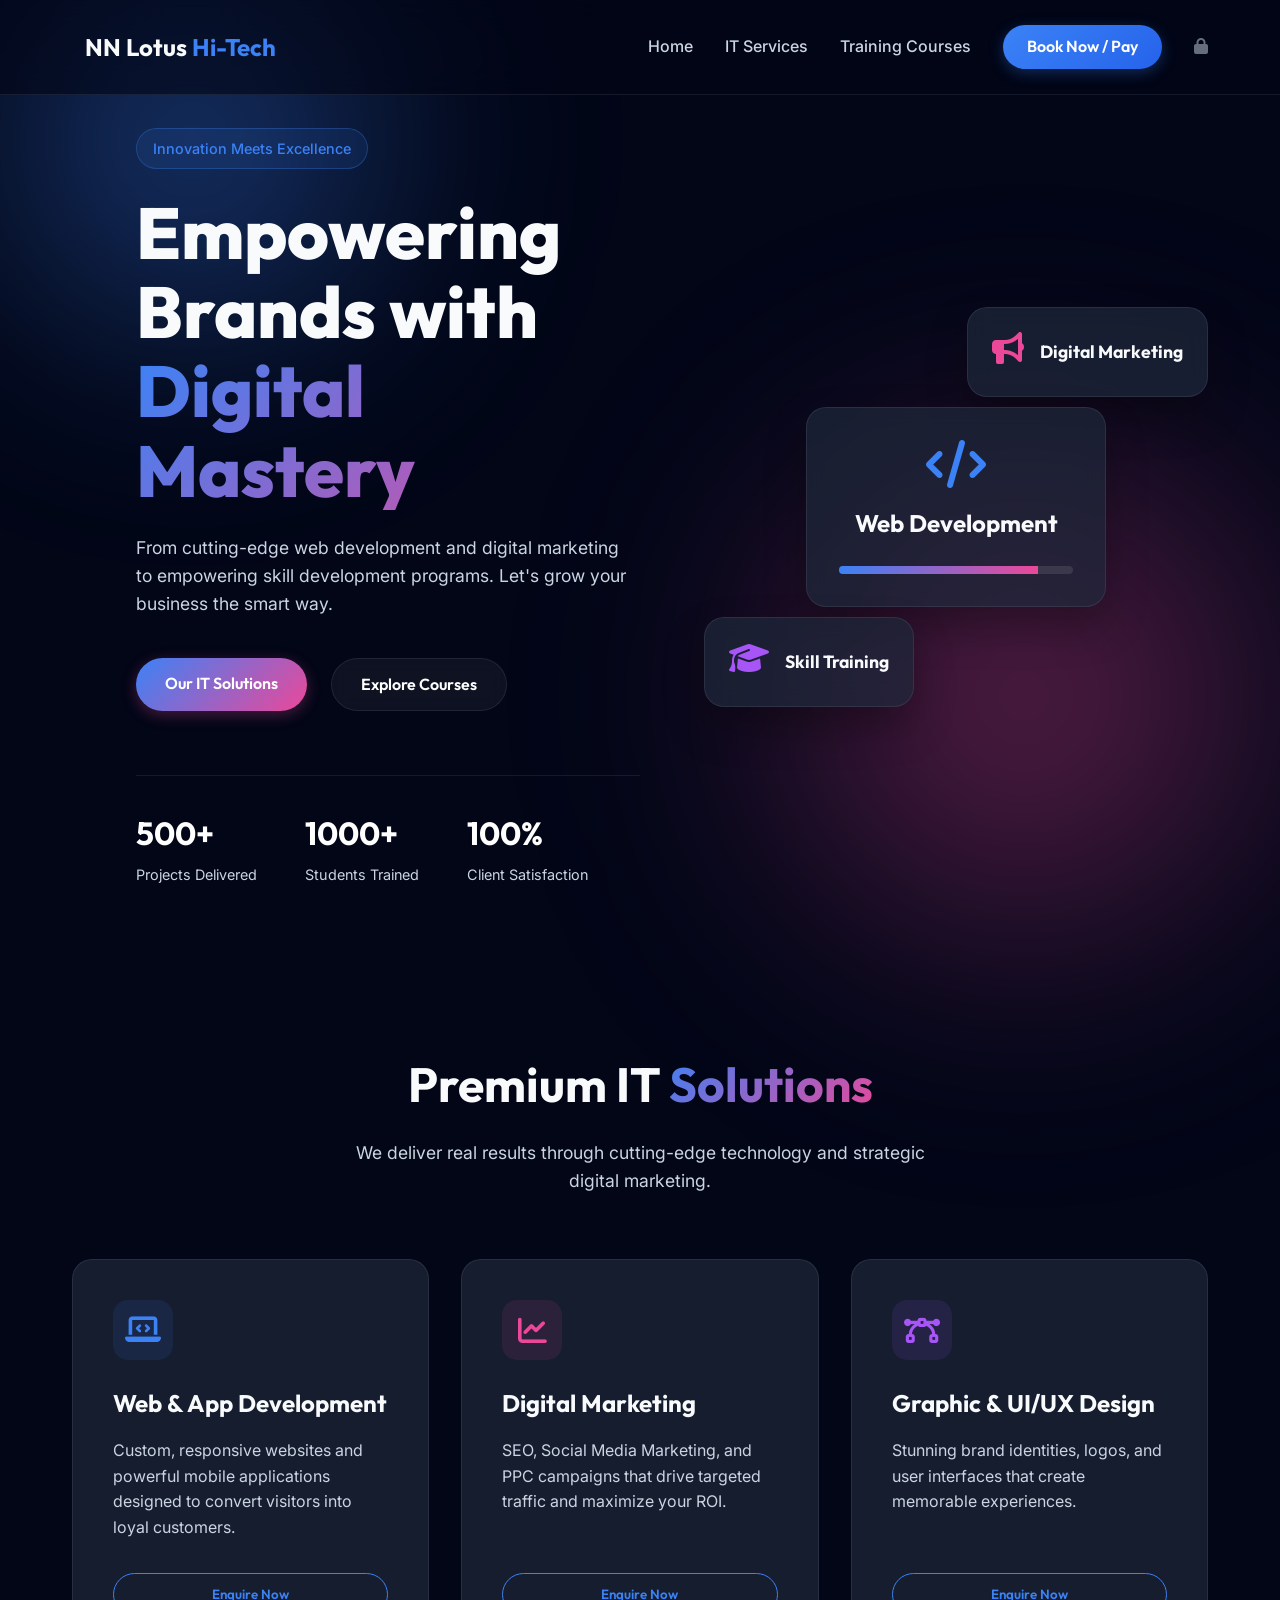
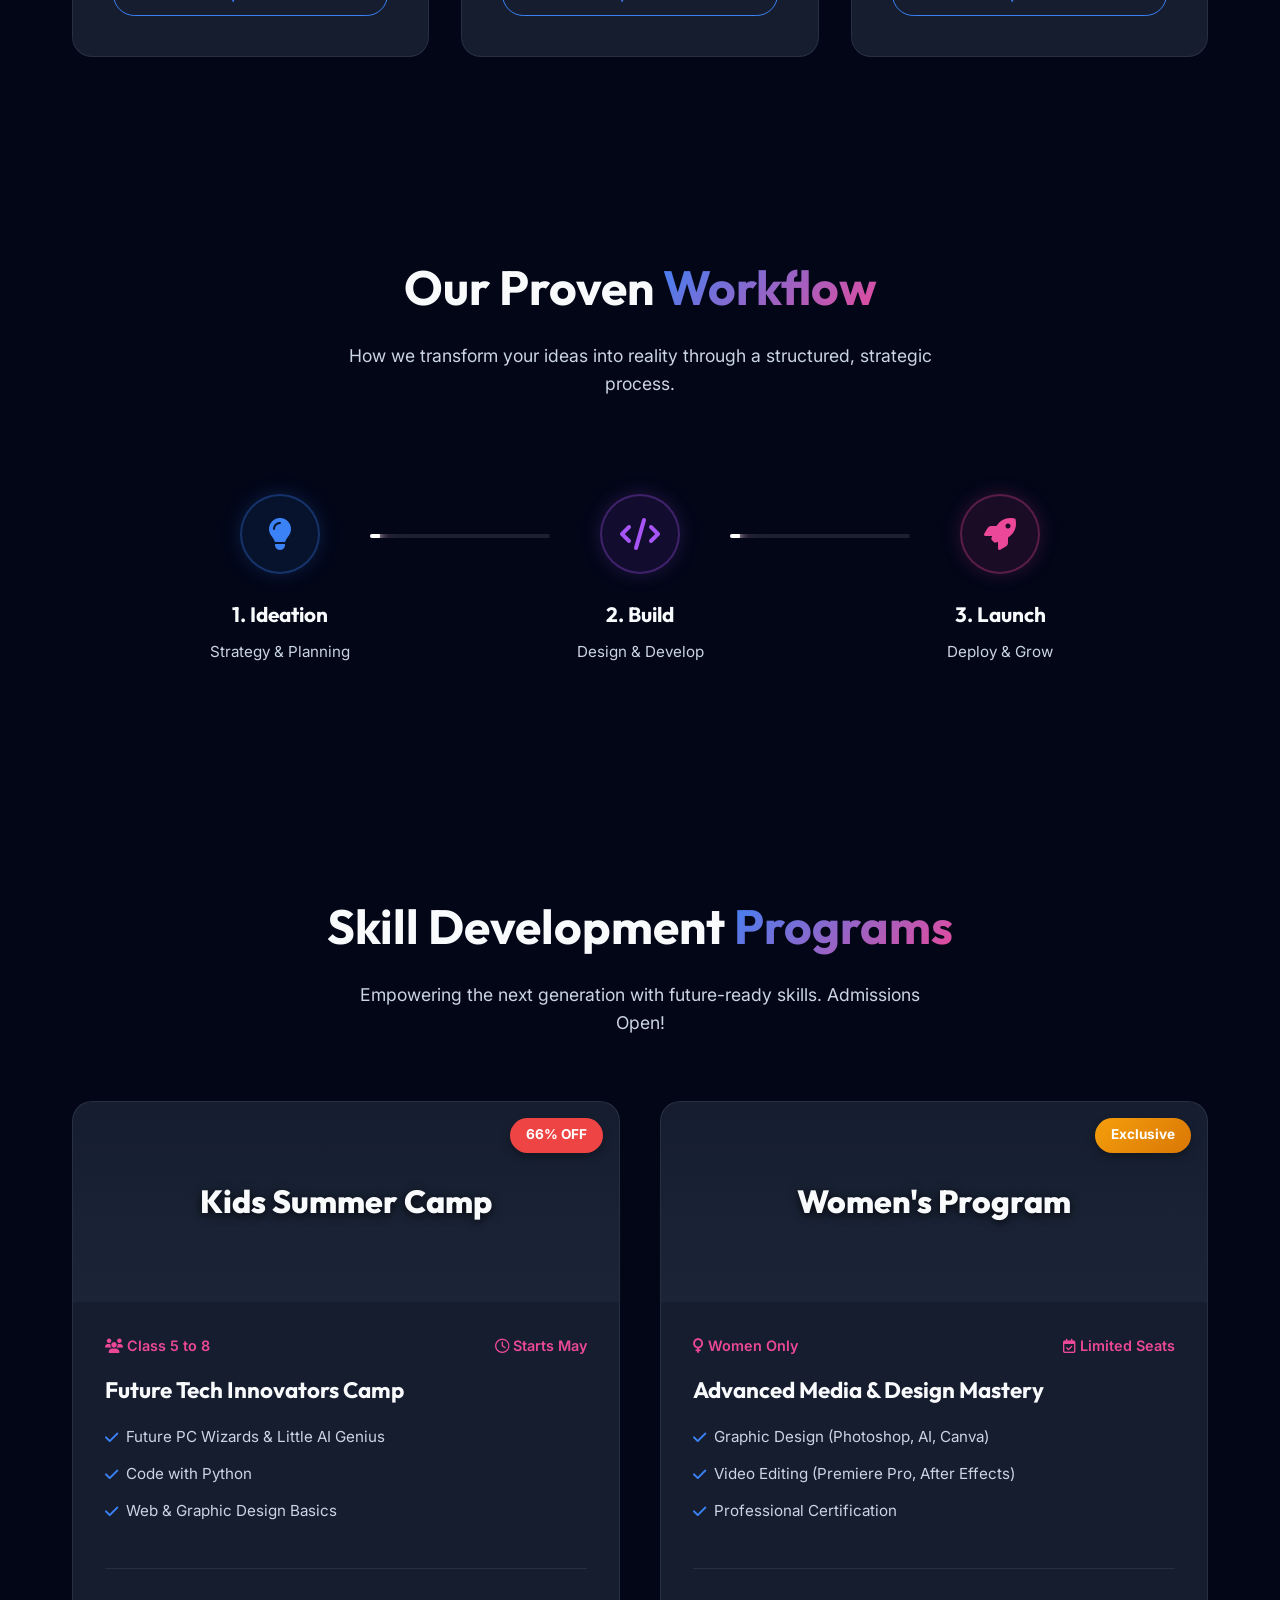
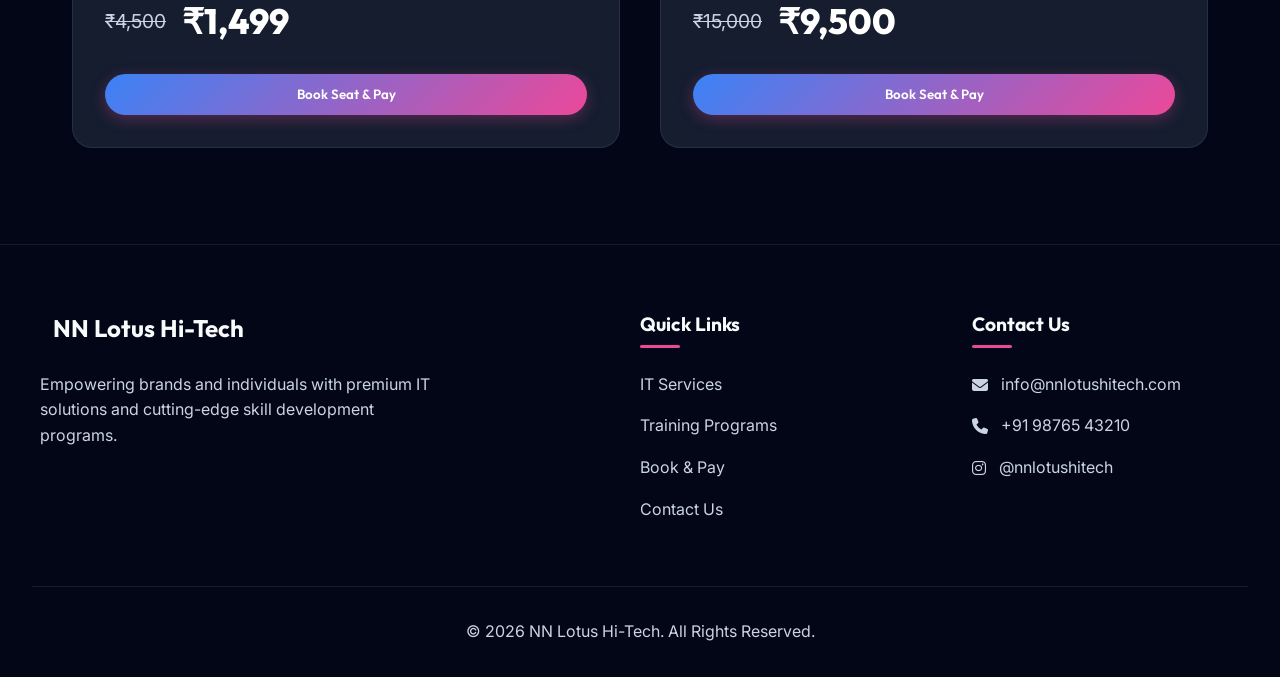
<file: index.html>
<!DOCTYPE html>
<html lang="en">
<head>
    <meta charset="UTF-8">
    <meta name="viewport" content="width=device-width, initial-scale=1.0">
    <title>NN Lotus Hi-Tech | IT Solutions & Training</title>
    <meta name="description" content="Empowering brands with digital marketing, web development, and IT solutions that deliver real results. Let's grow your business the smart way.">
    <link href="https://fonts.googleapis.com/css2?family=Outfit:wght@300;400;500;600;700;800&family=Inter:wght@400;500;600&display=swap" rel="stylesheet">
    <link rel="stylesheet" href="style.css">
    <link href="https://unpkg.com/aos@2.3.1/dist/aos.css" rel="stylesheet">
    <link rel="stylesheet" href="https://cdnjs.cloudflare.com/ajax/libs/font-awesome/6.4.0/css/all.min.css">
</head>
<body>
    <!-- Navbar -->
    <nav class="navbar">
        <div class="nav-container">
            <a href="index.html" class="logo">
                <div class="logo-icon">
                    <i class="fa-solid fa-lotus"></i>
                </div>
                <span>NN Lotus <span class="highlight">Hi-Tech</span></span>
            </a>
            <div class="nav-links">
                <a href="#home">Home</a>
                <a href="#services">IT Services</a>
                <a href="#courses">Training Courses</a>
                <a href="booking.html" class="btn btn-nav">Book Now / Pay</a>
                <a href="admin.html" class="admin-link"><i class="fa-solid fa-lock"></i></a>
            </div>
            <div class="mobile-menu-btn">
                <i class="fa-solid fa-bars"></i>
            </div>
        </div>
    </nav>

    <!-- Hero Section -->
    <header id="home" class="hero">
        <div class="hero-particles"></div>
        <div class="hero-content" data-aos="fade-up" data-aos-duration="1000">
            <div class="badge">Innovation Meets Excellence</div>
            <h1>Empowering Brands with <br><span class="gradient-text">Digital Mastery</span></h1>
            <p>From cutting-edge web development and digital marketing to empowering skill development programs. Let's grow your business the smart way.</p>
            <div class="hero-buttons">
                <a href="#services" class="btn btn-primary">Our IT Solutions</a>
                <a href="#courses" class="btn btn-secondary">Explore Courses</a>
            </div>
            <div class="stats">
                <div class="stat-item">
                    <h3>500+</h3>
                    <p>Projects Delivered</p>
                </div>
                <div class="stat-item">
                    <h3>1000+</h3>
                    <p>Students Trained</p>
                </div>
                <div class="stat-item">
                    <h3>100%</h3>
                    <p>Client Satisfaction</p>
                </div>
            </div>
        </div>
        <div class="hero-graphic" data-aos="fade-left" data-aos-duration="1200">
            <div class="glass-card main-card">
                <i class="fa-solid fa-code icon-large blue"></i>
                <h3>Web Development</h3>
                <div class="progress-bar"><div class="fill" style="width: 85%"></div></div>
            </div>
            <div class="glass-card small-card float-1">
                <i class="fa-solid fa-bullhorn icon-medium pink"></i>
                <h4>Digital Marketing</h4>
            </div>
            <div class="glass-card small-card float-2">
                <i class="fa-solid fa-graduation-cap icon-medium purple"></i>
                <h4>Skill Training</h4>
            </div>
        </div>
    </header>

    <!-- Services Section (IT Solutions) -->
    <section id="services" class="section services">
        <div class="section-header" data-aos="fade-up">
            <h2>Premium IT <span class="gradient-text">Solutions</span></h2>
            <p>We deliver real results through cutting-edge technology and strategic digital marketing.</p>
        </div>
        <div class="services-grid">
            <div class="service-card" data-aos="fade-up" data-aos-delay="100">
                <div class="service-icon"><i class="fa-solid fa-laptop-code"></i></div>
                <h3>Web & App Development</h3>
                <p>Custom, responsive websites and powerful mobile applications designed to convert visitors into loyal customers.</p>
                <button class="btn btn-outline" onclick="initiateBooking('IT Service', 'Web & App Development', 25000)">Enquire Now</button>
            </div>
            <div class="service-card" data-aos="fade-up" data-aos-delay="200">
                <div class="service-icon pink-bg"><i class="fa-solid fa-chart-line"></i></div>
                <h3>Digital Marketing</h3>
                <p>SEO, Social Media Marketing, and PPC campaigns that drive targeted traffic and maximize your ROI.</p>
                <button class="btn btn-outline" onclick="initiateBooking('IT Service', 'Digital Marketing Monthly', 15000)">Enquire Now</button>
            </div>
            <div class="service-card" data-aos="fade-up" data-aos-delay="300">
                <div class="service-icon purple-bg"><i class="fa-solid fa-bezier-curve"></i></div>
                <h3>Graphic & UI/UX Design</h3>
                <p>Stunning brand identities, logos, and user interfaces that create memorable experiences.</p>
                <button class="btn btn-outline" onclick="initiateBooking('IT Service', 'Design & Branding', 10000)">Enquire Now</button>
            </div>
        </div>
    </section>

    <!-- Workflow Animated Diagram Section -->
    <section id="workflow" class="section workflow">
        <div class="section-header" data-aos="fade-up">
            <h2>Our Proven <span class="gradient-text">Workflow</span></h2>
            <p>How we transform your ideas into reality through a structured, strategic process.</p>
        </div>
        <div class="workflow-container">
            <div class="workflow-step" data-aos="zoom-in" data-aos-delay="100">
                <div class="step-icon"><i class="fa-solid fa-lightbulb"></i></div>
                <div class="step-content">
                    <h3>1. Ideation</h3>
                    <p>Strategy & Planning</p>
                </div>
            </div>
            
            <div class="workflow-line" data-aos="fade-in" data-aos-delay="300">
                <div class="line-fill"></div>
                <div class="moving-dot"></div>
            </div>
            
            <div class="workflow-step" data-aos="zoom-in" data-aos-delay="500">
                <div class="step-icon blue-bg"><i class="fa-solid fa-code"></i></div>
                <div class="step-content">
                    <h3>2. Build</h3>
                    <p>Design & Develop</p>
                </div>
            </div>
            
            <div class="workflow-line" data-aos="fade-in" data-aos-delay="700">
                <div class="line-fill" style="animation-delay: 1.5s;"></div>
                <div class="moving-dot" style="animation-delay: 1.5s;"></div>
            </div>
            
            <div class="workflow-step" data-aos="zoom-in" data-aos-delay="900">
                <div class="step-icon pink-bg"><i class="fa-solid fa-rocket"></i></div>
                <div class="step-content">
                    <h3>3. Launch</h3>
                    <p>Deploy & Grow</p>
                </div>
            </div>
        </div>
    </section>

    <!-- Courses Section -->
    <section id="courses" class="section courses">
        <div class="section-header" data-aos="fade-up">
            <h2>Skill Development <span class="gradient-text">Programs</span></h2>
            <p>Empowering the next generation with future-ready skills. Admissions Open!</p>
        </div>
        <div class="courses-grid">
            <!-- Kids Summer Camp -->
            <div class="course-card" data-aos="zoom-in" data-aos-delay="100">
                <div class="course-badge discount">66% OFF</div>
                <div class="course-image summer-camp-bg">
                    <h3>Kids Summer Camp</h3>
                </div>
                <div class="course-content">
                    <div class="course-meta">
                        <span><i class="fa-solid fa-users"></i> Class 5 to 8</span>
                        <span><i class="fa-regular fa-clock"></i> Starts May</span>
                    </div>
                    <h4>Future Tech Innovators Camp</h4>
                    <ul class="course-features">
                        <li><i class="fa-solid fa-check"></i> Future PC Wizards & Little AI Genius</li>
                        <li><i class="fa-solid fa-check"></i> Code with Python</li>
                        <li><i class="fa-solid fa-check"></i> Web & Graphic Design Basics</li>
                    </ul>
                    <div class="price-container">
                        <span class="old-price">₹4,500</span>
                        <span class="new-price">₹1,499</span>
                    </div>
                    <button class="btn btn-primary w-100" onclick="initiateBooking('Course', 'Kids Summer Camp', 1499)">Book Seat & Pay</button>
                </div>
            </div>

            <!-- Women's Skill Development -->
            <div class="course-card" data-aos="zoom-in" data-aos-delay="200">
                <div class="course-badge exclusive">Exclusive</div>
                <div class="course-image womens-program-bg">
                    <h3>Women's Program</h3>
                </div>
                <div class="course-content">
                    <div class="course-meta">
                        <span><i class="fa-solid fa-venus"></i> Women Only</span>
                        <span><i class="fa-regular fa-calendar-check"></i> Limited Seats</span>
                    </div>
                    <h4>Advanced Media & Design Mastery</h4>
                    <ul class="course-features">
                        <li><i class="fa-solid fa-check"></i> Graphic Design (Photoshop, AI, Canva)</li>
                        <li><i class="fa-solid fa-check"></i> Video Editing (Premiere Pro, After Effects)</li>
                        <li><i class="fa-solid fa-check"></i> Professional Certification</li>
                    </ul>
                    <div class="price-container">
                        <span class="old-price">₹15,000</span>
                        <span class="new-price">₹9,500</span>
                    </div>
                    <button class="btn btn-primary w-100" onclick="initiateBooking('Course', 'Women\'s Skill Program', 9500)">Book Seat & Pay</button>
                </div>
            </div>
        </div>
    </section>

    <!-- Footer -->
    <footer>
        <div class="footer-content">
            <div class="footer-col">
                <div class="logo">
                     <i class="fa-solid fa-lotus" style="color: var(--pink)"></i>
                     <span>NN Lotus Hi-Tech</span>
                </div>
                <p>Empowering brands and individuals with premium IT solutions and cutting-edge skill development programs.</p>
            </div>
            <div class="footer-col">
                <h4>Quick Links</h4>
                <ul>
                    <li><a href="#services">IT Services</a></li>
                    <li><a href="#courses">Training Programs</a></li>
                    <li><a href="booking.html">Book & Pay</a></li>
                    <li><a href="#">Contact Us</a></li>
                </ul>
            </div>
            <div class="footer-col">
                <h4>Contact Us</h4>
                <ul>
                    <li><i class="fa-solid fa-envelope"></i> info@nnlotushitech.com</li>
                    <li><i class="fa-solid fa-phone"></i> +91 98765 43210</li>
                    <li><i class="fa-brands fa-instagram"></i> @nnlotushitech</li>
                </ul>
            </div>
        </div>
        <div class="footer-bottom">
            <p>&copy; 2026 NN Lotus Hi-Tech. All Rights Reserved.</p>
        </div>
    </footer>

    <script src="https://unpkg.com/aos@2.3.1/dist/aos.js"></script>
    <script src="script.js"></script>
    <script>
        AOS.init({
            once: true,
            offset: 50
        });
    </script>
</body>
</html>
</file>
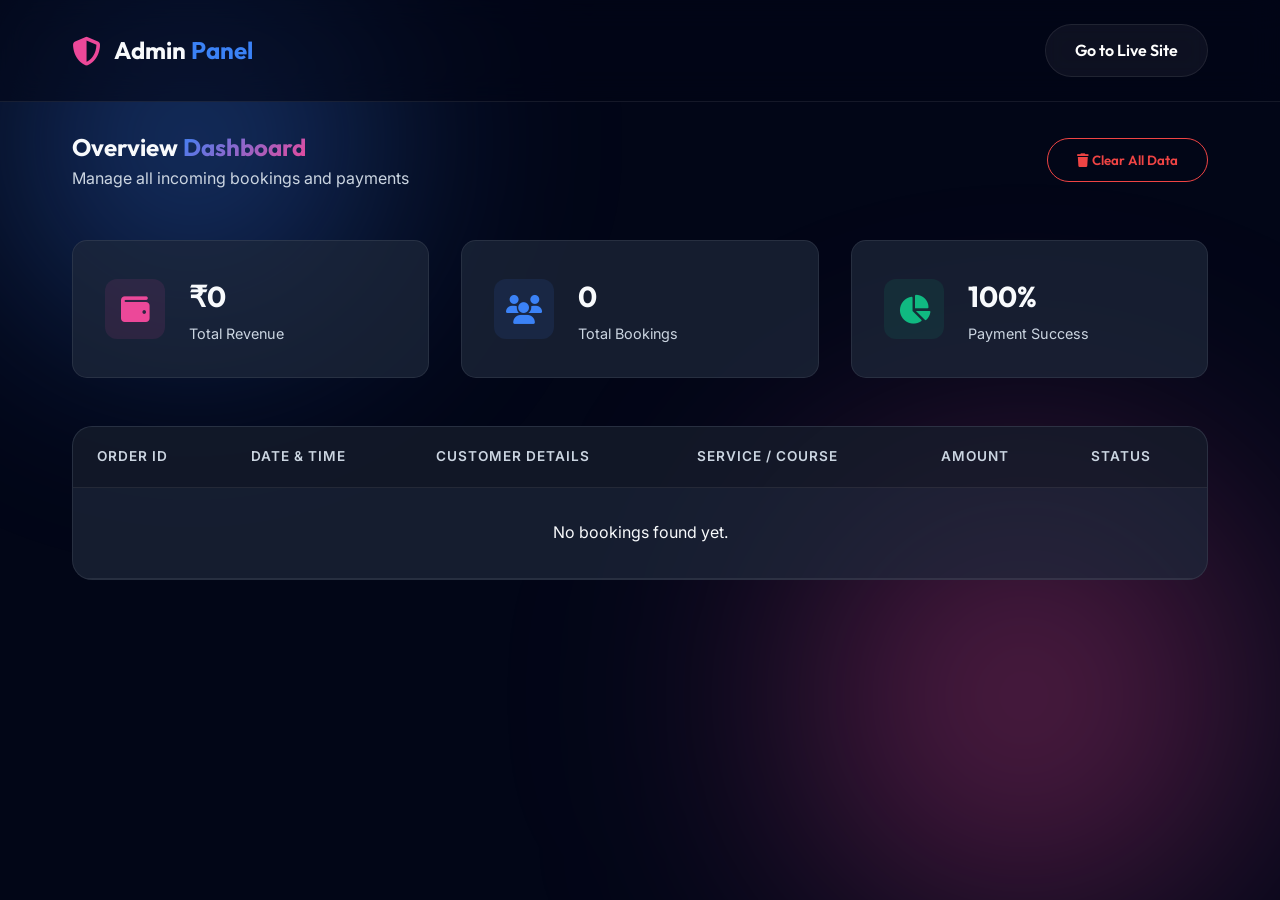
<file: admin.html>
<!DOCTYPE html>
<html lang="en">
<head>
    <meta charset="UTF-8">
    <meta name="viewport" content="width=device-width, initial-scale=1.0">
    <title>Admin Dashboard | NN Lotus Hi-Tech</title>
    <link href="https://fonts.googleapis.com/css2?family=Outfit:wght@300;400;500;600;700;800&family=Inter:wght@400;500;600&display=swap" rel="stylesheet">
    <link rel="stylesheet" href="style.css">
    <link rel="stylesheet" href="https://cdnjs.cloudflare.com/ajax/libs/font-awesome/6.4.0/css/all.min.css">
    <style>
        .admin-container {
            max-width: 1200px;
            margin: 8rem auto 4rem;
            padding: 0 2rem;
        }

        .dashboard-header {
            display: flex;
            justify-content: space-between;
            align-items: center;
            margin-bottom: 3rem;
        }

        .stats-grid {
            display: grid;
            grid-template-columns: repeat(auto-fit, minmax(250px, 1fr));
            gap: 2rem;
            margin-bottom: 3rem;
        }

        .stat-card {
            background: var(--bg-card);
            border: 1px solid var(--border-glass);
            border-radius: 15px;
            padding: 2rem;
            display: flex;
            align-items: center;
            gap: 1.5rem;
        }

        .stat-icon {
            width: 60px;
            height: 60px;
            border-radius: 12px;
            background: rgba(59, 130, 246, 0.1);
            color: var(--primary-blue);
            display: flex;
            align-items: center;
            justify-content: center;
            font-size: 1.8rem;
        }
        
        .stat-icon.pink {
            background: rgba(236, 72, 153, 0.1);
            color: var(--primary-pink);
        }

        .stat-info h3 {
            font-size: 1.8rem;
            margin-bottom: 0.2rem;
        }

        .stat-info p {
            color: var(--text-muted);
            font-size: 0.9rem;
        }

        .table-container {
            background: var(--bg-card);
            border: 1px solid var(--border-glass);
            border-radius: 20px;
            overflow: hidden;
            overflow-x: auto;
        }

        table {
            width: 100%;
            border-collapse: collapse;
            text-align: left;
        }

        th, td {
            padding: 1.2rem 1.5rem;
            border-bottom: 1px solid var(--border-glass);
        }

        th {
            background: rgba(0,0,0,0.2);
            font-weight: 600;
            color: var(--text-muted);
            text-transform: uppercase;
            font-size: 0.85rem;
            letter-spacing: 1px;
        }

        tbody tr:hover {
            background: rgba(255,255,255,0.02);
        }

        .badge {
            padding: 0.3rem 0.8rem;
            border-radius: 50px;
            font-size: 0.8rem;
            font-weight: 600;
        }
        
        .badge.blue {
            background: rgba(59, 130, 246, 0.2);
            color: #60a5fa;
        }
        
        .badge.pink {
            background: rgba(236, 72, 153, 0.2);
            color: #f472b6;
        }

        .status-paid {
            color: #10b981;
            font-weight: 600;
        }
        .status-paid::before {
            content: '●';
            margin-right: 5px;
        }
    </style>
</head>
<body>
    <nav class="navbar">
        <div class="nav-container">
            <a href="index.html" class="logo">
                <div class="logo-icon"><i class="fa-solid fa-shield-halved"></i></div>
                <span>Admin <span class="highlight">Panel</span></span>
            </a>
            <a href="index.html" class="btn btn-secondary">Go to Live Site</a>
        </div>
    </nav>

    <div class="admin-container">
        <div class="dashboard-header">
            <div>
                <h2>Overview <span class="gradient-text">Dashboard</span></h2>
                <p style="color:var(--text-muted)">Manage all incoming bookings and payments</p>
            </div>
            <button class="btn btn-outline" style="border-color: #ef4444; color: #ef4444;" onclick="clearAdminData()"><i class="fa-solid fa-trash"></i> Clear All Data</button>
        </div>

        <div class="stats-grid">
            <div class="stat-card">
                <div class="stat-icon pink"><i class="fa-solid fa-wallet"></i></div>
                <div class="stat-info">
                    <h3 id="total-revenue">₹0</h3>
                    <p>Total Revenue</p>
                </div>
            </div>
            <div class="stat-card">
                <div class="stat-icon"><i class="fa-solid fa-users"></i></div>
                <div class="stat-info">
                    <h3 id="total-bookings">0</h3>
                    <p>Total Bookings</p>
                </div>
            </div>
            <div class="stat-card">
                <div class="stat-icon" style="color:#10b981; background:rgba(16,185,129,0.1)"><i class="fa-solid fa-chart-pie"></i></div>
                <div class="stat-info">
                    <h3>100%</h3>
                    <p>Payment Success</p>
                </div>
            </div>
        </div>

        <div class="table-container">
            <table>
                <thead>
                    <tr>
                        <th>Order ID</th>
                        <th>Date & Time</th>
                        <th>Customer Details</th>
                        <th>Service / Course</th>
                        <th>Amount</th>
                        <th>Status</th>
                    </tr>
                </thead>
                <tbody id="orders-body">
                    <!-- Populated by JS -->
                </tbody>
            </table>
        </div>
    </div>

    <script src="script.js"></script>
</body>
</html>
</file>
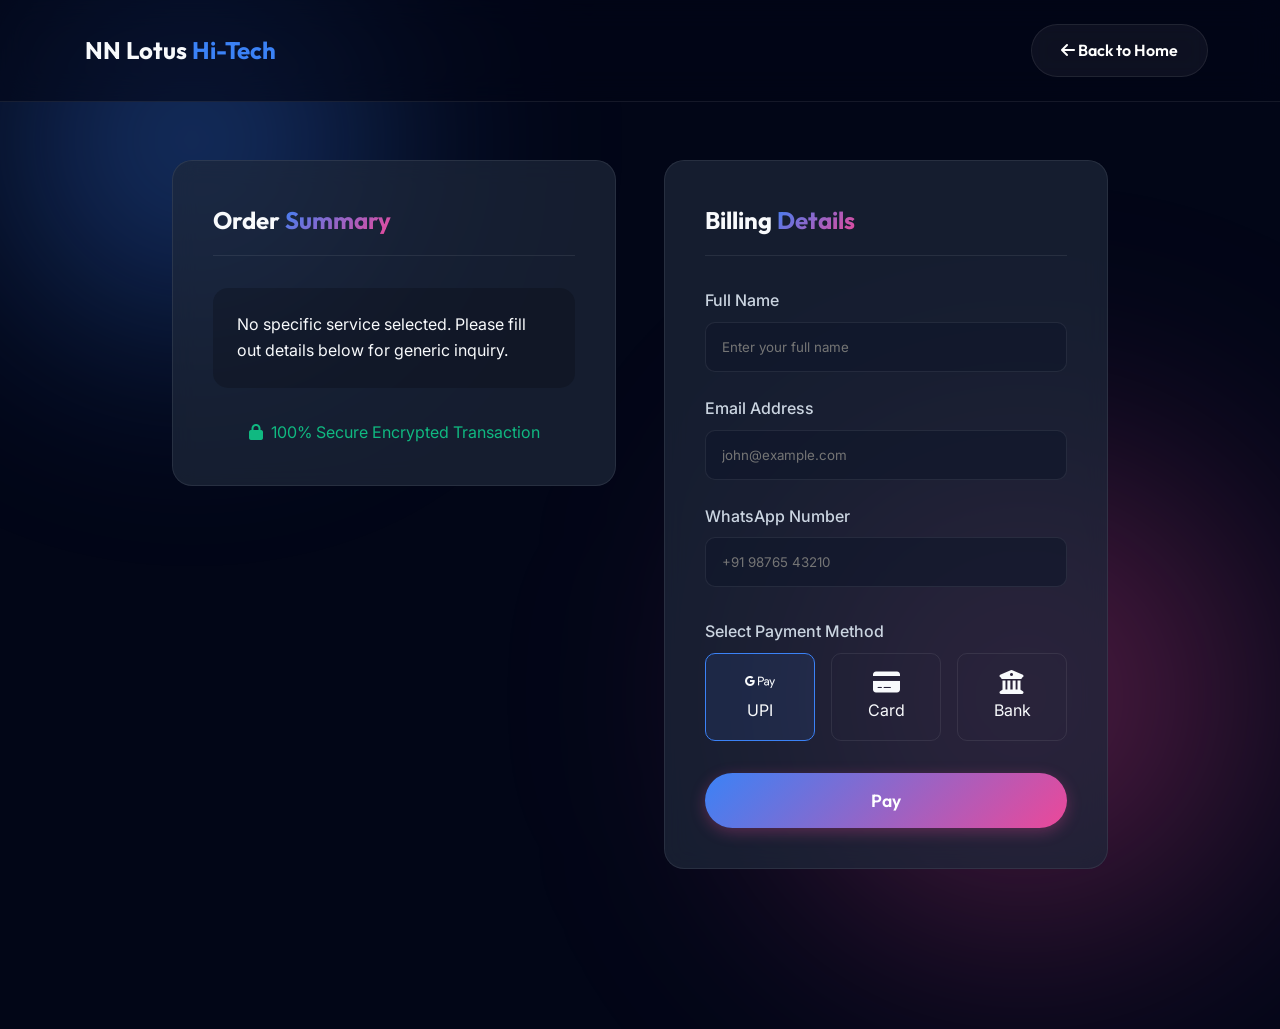
<file: booking.html>
<!DOCTYPE html>
<html lang="en">
<head>
    <meta charset="UTF-8">
    <meta name="viewport" content="width=device-width, initial-scale=1.0">
    <title>Secure Checkout | NN Lotus Hi-Tech</title>
    <link href="https://fonts.googleapis.com/css2?family=Outfit:wght@300;400;500;600;700;800&family=Inter:wght@400;500;600&display=swap" rel="stylesheet">
    <link rel="stylesheet" href="style.css">
    <link rel="stylesheet" href="https://cdnjs.cloudflare.com/ajax/libs/font-awesome/6.4.0/css/all.min.css">
    <style>
        .checkout-container {
            max-width: 1000px;
            margin: 10rem auto 4rem;
            padding: 0 2rem;
            display: grid;
            grid-template-columns: 1fr 1fr;
            gap: 3rem;
        }

        .checkout-card {
            background: var(--bg-card);
            border: 1px solid var(--border-glass);
            border-radius: 20px;
            padding: 2.5rem;
            backdrop-filter: blur(12px);
        }

        .checkout-header {
            margin-bottom: 2rem;
            padding-bottom: 1rem;
            border-bottom: 1px solid var(--border-glass);
        }

        .order-summary {
            background: rgba(0,0,0,0.2);
            border-radius: 15px;
            padding: 1.5rem;
            margin-bottom: 2rem;
        }

        .summary-row {
            display: flex;
            justify-content: space-between;
            margin-bottom: 1rem;
        }

        .summary-total {
            border-top: 1px dashed var(--border-glass);
            padding-top: 1rem;
            margin-top: 1rem;
            font-size: 1.2rem;
            font-weight: 700;
            color: var(--primary-pink);
        }

        .payment-methods {
            display: flex;
            gap: 1rem;
            margin-bottom: 2rem;
        }

        .pm-card {
            flex: 1;
            border: 1px solid var(--border-glass);
            border-radius: 10px;
            padding: 1rem;
            text-align: center;
            cursor: pointer;
            transition: 0.3s;
        }
        .pm-card.active {
            border-color: var(--primary-blue);
            background: rgba(59, 130, 246, 0.1);
        }

        #success-message {
            display: none;
            text-align: center;
            padding: 4rem 2rem;
        }
        .success-icon {
            font-size: 5rem;
            color: #10b981;
            margin-bottom: 1.5rem;
        }

        @media (max-width: 768px) {
            .checkout-container {
                grid-template-columns: 1fr;
            }
        }
    </style>
</head>
<body>
    <nav class="navbar">
        <div class="nav-container">
            <a href="index.html" class="logo">
                <div class="logo-icon"><i class="fa-solid fa-lotus"></i></div>
                <span>NN Lotus <span class="highlight">Hi-Tech</span></span>
            </a>
            <a href="index.html" class="btn btn-secondary"><i class="fa-solid fa-arrow-left"></i> Back to Home</a>
        </div>
    </nav>

    <div class="checkout-container" id="checkout-form-container">
        <!-- Order Summary -->
        <div class="checkout-card" style="height: fit-content;">
            <div class="checkout-header">
                <h2>Order <span class="gradient-text">Summary</span></h2>
            </div>
            
            <div id="selected-booking" class="order-summary">
                <div class="summary-row">
                    <span style="color: var(--text-muted)">Type:</span>
                    <strong id="booking-type">-</strong>
                </div>
                <div class="summary-row">
                    <span style="color: var(--text-muted)">Selection:</span>
                    <strong id="booking-name">-</strong>
                </div>
                <div class="summary-row summary-total">
                    <span>Total Amount:</span>
                    <span id="booking-price">₹0</span>
                </div>
            </div>

            <div class="secure-badge" style="display: flex; align-items: center; justify-content: center; gap: 0.5rem; color: #10b981; margin-top: 2rem;">
                <i class="fa-solid fa-lock"></i> 100% Secure Encrypted Transaction
            </div>
        </div>

        <!-- Checkout Form -->
        <div class="checkout-card">
            <div class="checkout-header">
                <h2>Billing <span class="gradient-text">Details</span></h2>
            </div>
            
            <form id="checkout-form" onsubmit="processPayment(event)">
                <input type="hidden" id="hidden-price" value="">
                <input type="hidden" id="hidden-type" value="">
                <input type="hidden" id="hidden-name" value="">

                <div class="form-group">
                    <label>Full Name</label>
                    <input type="text" id="name" class="form-control" placeholder="Enter your full name" required>
                </div>
                
                <div class="form-group">
                    <label>Email Address</label>
                    <input type="email" id="email" class="form-control" placeholder="john@example.com" required>
                </div>
                
                <div class="form-group">
                    <label>WhatsApp Number</label>
                    <input type="tel" id="phone" class="form-control" placeholder="+91 98765 43210" required>
                </div>

                <div class="form-group" style="margin-top: 2rem;">
                    <label>Select Payment Method</label>
                    <div class="payment-methods">
                        <div class="pm-card active"><i class="fa-brands fa-google-pay" style="font-size:1.5rem"></i><br>UPI</div>
                        <div class="pm-card"><i class="fa-solid fa-credit-card" style="font-size:1.5rem"></i><br>Card</div>
                        <div class="pm-card"><i class="fa-solid fa-building-columns" style="font-size:1.5rem"></i><br>Bank</div>
                    </div>
                </div>

                <button type="submit" class="btn btn-primary w-100" style="font-size: 1.1rem; padding: 1rem;">
                    Pay <span id="total-amount"></span>
                </button>
            </form>
        </div>
    </div>

    <!-- Success Message -->
    <div class="checkout-container" style="display: block;">
        <div class="checkout-card" id="success-message">
            <i class="fa-solid fa-circle-check success-icon"></i>
            <h2>Payment Successful!</h2>
            <p style="color: var(--text-muted); margin: 1.5rem 0;">Thank you for choosing NN Lotus Hi-Tech. Your payment has been securely processed and your booking is confirmed.</p>
            <div style="background: rgba(0,0,0,0.3); padding: 1.5rem; border-radius: 10px; display: inline-block; margin-bottom: 2rem;">
                Booking Reference: <br><strong id="order-id-display" style="font-size: 1.5rem; color: var(--primary-blue);"></strong>
            </div>
            <br>
            <a href="index.html" class="btn btn-nav">Return to Home</a>
        </div>
    </div>

    <script src="script.js"></script>
</body>
</html>
</file>
<file: style.css>
:root {
    --bg-dark: #0f172a;
    --bg-darker: #020617;
    --bg-card: rgba(30, 41, 59, 0.7);
    --primary-blue: #3b82f6;
    --primary-blue-glow: rgba(59, 130, 246, 0.5);
    --primary-pink: #ec4899;
    --primary-pink-glow: rgba(236, 72, 153, 0.5);
    --text-main: #f8fafc;
    --text-muted: #cbd5e1;
    --border-glass: rgba(255, 255, 255, 0.08);
}

* {
    margin: 0;
    padding: 0;
    box-sizing: border-box;
}

body {
    font-family: 'Inter', sans-serif;
    background-color: var(--bg-darker);
    color: var(--text-main);
    overflow-x: hidden;
    line-height: 1.6;
}

h1, h2, h3, h4, .logo {
    font-family: 'Outfit', sans-serif;
}

a {
    text-decoration: none;
    color: inherit;
}

ul {
    list-style: none;
}

/* Background effects */
body::before {
    content: '';
    position: fixed;
    top: -20%;
    left: -10%;
    width: 50vw;
    height: 50vw;
    background: radial-gradient(circle, var(--primary-blue-glow) 0%, transparent 60%);
    filter: blur(100px);
    z-index: -1;
}

body::after {
    content: '';
    position: fixed;
    bottom: -20%;
    right: -10%;
    width: 60vw;
    height: 60vw;
    background: radial-gradient(circle, var(--primary-pink-glow) 0%, transparent 60%);
    filter: blur(120px);
    z-index: -1;
}

.gradient-text {
    background: linear-gradient(135deg, var(--primary-blue), var(--primary-pink));
    -webkit-background-clip: text;
    -webkit-text-fill-color: transparent;
    display: inline-block;
}

/* Navbar */
.navbar {
    position: fixed;
    top: 0;
    width: 100%;
    padding: 1.5rem 0;
    z-index: 1000;
    background: rgba(2, 6, 23, 0.6);
    backdrop-filter: blur(16px);
    border-bottom: 1px solid var(--border-glass);
    transition: all 0.3s ease;
}

.nav-container {
    max-width: 1200px;
    margin: 0 auto;
    padding: 0 2rem;
    display: flex;
    justify-content: space-between;
    align-items: center;
}

.logo {
    display: flex;
    align-items: center;
    gap: 0.8rem;
    font-size: 1.5rem;
    font-weight: 700;
}

.logo-icon {
    color: var(--primary-pink);
    font-size: 1.8rem;
    animation: rotate 6s linear infinite;
}

@keyframes rotate {
    0% { transform: rotate(0deg) scale(1); }
    50% { transform: rotate(180deg) scale(1.1); }
    100% { transform: rotate(360deg) scale(1); }
}

.logo .highlight {
    color: var(--primary-blue);
}

.nav-links {
    display: flex;
    align-items: center;
    gap: 2rem;
}

.nav-links a:not(.btn):not(.admin-link) {
    font-size: 1rem;
    font-weight: 500;
    color: var(--text-muted);
    transition: color 0.3s, transform 0.3s;
}

.nav-links a:hover:not(.btn):not(.admin-link) {
    color: #fff;
    transform: translateY(-2px);
}

.mobile-menu-btn {
    display: none;
    font-size: 1.5rem;
    cursor: pointer;
}

.admin-link {
    color: var(--text-muted);
    opacity: 0.5;
    transition: 0.3s;
}
.admin-link:hover {
    opacity: 1;
    color: var(--primary-pink);
}

/* Buttons */
.btn {
    display: inline-block;
    padding: 0.8rem 1.8rem;
    border-radius: 50px;
    font-weight: 600;
    font-family: 'Outfit', sans-serif;
    cursor: pointer;
    transition: all 0.3s ease;
    border: none;
    text-align: center;
}

.btn-primary {
    background: linear-gradient(135deg, var(--primary-blue), var(--primary-pink));
    color: #fff;
    box-shadow: 0 4px 15px rgba(236, 72, 153, 0.3);
}

.btn-primary:hover {
    transform: translateY(-3px);
    box-shadow: 0 8px 25px rgba(236, 72, 153, 0.5);
}

.btn-secondary {
    background: rgba(255, 255, 255, 0.05);
    color: #fff;
    border: 1px solid var(--border-glass);
    backdrop-filter: blur(10px);
}

.btn-secondary:hover {
    background: rgba(255, 255, 255, 0.1);
    transform: translateY(-3px);
}

.btn-nav {
    padding: 0.6rem 1.5rem;
    background: linear-gradient(135deg, var(--primary-blue), #2563eb);
    color: #fff;
    box-shadow: 0 4px 15px rgba(59, 130, 246, 0.3);
}

.btn-nav:hover {
    transform: translateY(-2px);
}
.btn-outline {
    background: transparent;
    border: 1px solid var(--primary-blue);
    color: var(--primary-blue);
}
.btn-outline:hover {
    background: var(--primary-blue);
    color: #fff;
}
.w-100 {
    width: 100%;
}

/* Hero Section */
.hero {
    min-height: 100vh;
    display: flex;
    align-items: center;
    justify-content: space-between;
    max-width: 1200px;
    margin: 0 auto;
    padding: 8rem 2rem 4rem;
    gap: 4rem;
    position: relative;
}

.hero-content {
    flex: 1;
}

.badge {
    display: inline-block;
    padding: 0.5rem 1rem;
    background: rgba(59, 130, 246, 0.1);
    color: var(--primary-blue);
    border: 1px solid rgba(59, 130, 246, 0.3);
    border-radius: 50px;
    font-size: 0.9rem;
    font-weight: 500;
    margin-bottom: 1.5rem;
}

.hero h1 {
    font-size: 4.5rem;
    line-height: 1.1;
    margin-bottom: 1.5rem;
    font-weight: 800;
}

.hero p {
    font-size: 1.1rem;
    color: var(--text-muted);
    margin-bottom: 2.5rem;
    max-width: 500px;
}

.hero-buttons {
    display: flex;
    gap: 1.5rem;
    margin-bottom: 4rem;
}

.stats {
    display: flex;
    gap: 3rem;
    border-top: 1px solid var(--border-glass);
    padding-top: 2rem;
}

.stat-item h3 {
    font-size: 2rem;
    color: #fff;
    margin-bottom: 0.2rem;
}
.stat-item p {
    font-size: 0.9rem;
    color: var(--text-muted);
    margin: 0;
}

/* Hero Graphic */
.hero-graphic {
    flex: 1;
    position: relative;
    height: 500px;
    display: flex;
    align-items: center;
    justify-content: center;
}

.glass-card {
    background: var(--bg-card);
    backdrop-filter: blur(12px);
    border: 1px solid var(--border-glass);
    border-radius: 20px;
    padding: 2rem;
    position: absolute;
    box-shadow: 0 20px 40px rgba(0,0,0,0.3);
}

.main-card {
    width: 300px;
    z-index: 2;
    text-align: center;
}

.icon-large {
    font-size: 3rem;
    margin-bottom: 1rem;
}
.icon-medium {
    font-size: 2rem;
    margin-bottom: 0.5rem;
}

.blue { color: var(--primary-blue); }
.pink { color: var(--primary-pink); }
.purple { color: #a855f7; }

.main-card h3 {
    font-size: 1.5rem;
    margin-bottom: 1.5rem;
}

.progress-bar {
    width: 100%;
    height: 8px;
    background: rgba(255,255,255,0.1);
    border-radius: 10px;
    overflow: hidden;
}

.fill {
    height: 100%;
    background: linear-gradient(90deg, var(--primary-blue), var(--primary-pink));
}

.small-card {
    padding: 1.5rem;
    display: flex;
    align-items: center;
    gap: 1rem;
}

.small-card h4 {
    font-size: 1.1rem;
}

.float-1 {
    top: 10%;
    right: 0;
    animation: float 6s ease-in-out infinite;
    z-index: 1;
}

.float-2 {
    bottom: 10%;
    left: 0;
    animation: float 8s ease-in-out infinite alternate;
    z-index: 3;
}

@keyframes float {
    0% { transform: translateY(0); }
    50% { transform: translateY(-20px); }
    100% { transform: translateY(0); }
}

/* Common Section Styles */
.section {
    padding: 6rem 2rem;
    max-width: 1200px;
    margin: 0 auto;
}

.section-header {
    text-align: center;
    margin-bottom: 4rem;
}

.section-header h2 {
    font-size: 3rem;
    margin-bottom: 1rem;
}

.section-header p {
    color: var(--text-muted);
    font-size: 1.1rem;
    max-width: 600px;
    margin: 0 auto;
}

/* Services Sections */
.services-grid {
    display: grid;
    grid-template-columns: repeat(auto-fit, minmax(320px, 1fr));
    gap: 2rem;
}

.service-card {
    background: var(--bg-card);
    border: 1px solid var(--border-glass);
    padding: 2.5rem;
    border-radius: 20px;
    transition: all 0.4s ease;
    display: flex;
    flex-direction: column;
}

.service-card:hover {
    transform: translateY(-10px);
    background: rgba(40, 50, 70, 0.8);
    box-shadow: 0 10px 30px rgba(59, 130, 246, 0.15);
}

.service-icon {
    width: 60px;
    height: 60px;
    border-radius: 15px;
    background: rgba(59, 130, 246, 0.1);
    color: var(--primary-blue);
    display: flex;
    align-items: center;
    justify-content: center;
    font-size: 1.8rem;
    margin-bottom: 1.5rem;
}

.service-icon.pink-bg {
    background: rgba(236, 72, 153, 0.1);
    color: var(--primary-pink);
}

.service-icon.purple-bg {
    background: rgba(168, 85, 247, 0.1);
    color: #a855f7;
}

.service-card h3 {
    font-size: 1.5rem;
    margin-bottom: 1rem;
}

.service-card p {
    color: var(--text-muted);
    margin-bottom: 2rem;
    flex-grow: 1;
}

/* Workflow Section */
.workflow-container {
    display: flex;
    justify-content: space-between;
    align-items: flex-start;
    padding: 2rem 0;
    max-width: 900px;
    margin: 0 auto;
    position: relative;
}

.workflow-step {
    flex: 1;
    text-align: center;
    position: relative;
    z-index: 2;
    display: flex;
    flex-direction: column;
    align-items: center;
}

.step-icon {
    width: 80px;
    height: 80px;
    border-radius: 50%;
    background: rgba(59, 130, 246, 0.1);
    color: var(--primary-blue);
    display: flex;
    align-items: center;
    justify-content: center;
    font-size: 2rem;
    margin-bottom: 1.5rem;
    box-shadow: 0 0 20px rgba(59, 130, 246, 0.2);
    border: 2px solid rgba(59, 130, 246, 0.3);
    transition: all 0.3s;
}

.step-icon.pink-bg {
    background: rgba(236, 72, 153, 0.1);
    color: var(--primary-pink);
    box-shadow: 0 0 20px rgba(236, 72, 153, 0.2);
    border-color: rgba(236, 72, 153, 0.3);
}

.step-icon.blue-bg {
    background: rgba(168, 85, 247, 0.1);
    color: #a855f7;
    box-shadow: 0 0 20px rgba(168, 85, 247, 0.2);
    border-color: rgba(168, 85, 247, 0.3);
}

.workflow-step:hover .step-icon {
    transform: scale(1.1);
    box-shadow: 0 0 30px rgba(255, 255, 255, 0.2);
}

.step-content h3 {
    font-size: 1.3rem;
    margin-bottom: 0.5rem;
}
.step-content p {
    color: var(--text-muted);
    font-size: 0.95rem;
}

.workflow-line {
    flex: 1;
    height: 4px;
    background: rgba(255, 255, 255, 0.1);
    margin-top: 40px; /* Aligns with middle of icon */
    position: relative;
    border-radius: 2px;
    overflow: hidden;
}

.line-fill {
    position: absolute;
    top: 0;
    left: 0;
    height: 100%;
    width: 0%;
    background: linear-gradient(90deg, var(--primary-blue), var(--primary-pink));
    animation: fillLine 3s infinite;
}

.moving-dot {
    position: absolute;
    top: -3px;
    left: 0;
    width: 10px;
    height: 10px;
    background: #fff;
    border-radius: 50%;
    box-shadow: 0 0 10px #fff, 0 0 20px var(--primary-pink);
    animation: moveDot 3s infinite;
}

@keyframes fillLine {
    0% { width: 0%; opacity: 0; }
    20% { opacity: 1; }
    80% { opacity: 1; }
    100% { width: 100%; opacity: 0; }
}

@keyframes moveDot {
    0% { left: 0%; opacity: 0; transform: scale(0.5); }
    10% { opacity: 1; transform: scale(1); }
    90% { opacity: 1; transform: scale(1); }
    100% { left: 100%; opacity: 0; transform: scale(0.5); }
}

@media (max-width: 768px) {
    .workflow-container {
        flex-direction: column;
        align-items: center;
        gap: 2rem;
    }
    
    .workflow-line {
        width: 4px;
        height: 60px;
        margin-top: 0;
    }

    .line-fill {
        width: 100%;
        height: 0%;
        background: linear-gradient(180deg, var(--primary-blue), var(--primary-pink));
        animation: fillLineVert 3s infinite;
    }

    .moving-dot {
        top: 0;
        left: -3px;
        animation: moveDotVert 3s infinite;
    }

    @keyframes fillLineVert {
        0% { height: 0%; opacity: 0; }
        20% { opacity: 1; }
        80% { opacity: 1; }
        100% { height: 100%; opacity: 0; }
    }

    @keyframes moveDotVert {
        0% { top: 0%; opacity: 0; transform: scale(0.5); }
        10% { opacity: 1; transform: scale(1); }
        90% { opacity: 1; transform: scale(1); }
        100% { top: 100%; opacity: 0; transform: scale(0.5); }
    }
}

/* Courses Grid */
.courses-grid {
    display: grid;
    grid-template-columns: repeat(auto-fit, minmax(350px, 1fr));
    gap: 2.5rem;
}

.course-card {
    background: var(--bg-card);
    border: 1px solid var(--border-glass);
    border-radius: 20px;
    overflow: hidden;
    position: relative;
    transition: all 0.4s;
    display: flex;
    flex-direction: column;
}

.course-card:hover {
    transform: translateY(-10px);
    box-shadow: 0 20px 40px rgba(0,0,0,0.4);
    border-color: rgba(236, 72, 153, 0.3);
}

.course-badge {
    position: absolute;
    top: 1rem;
    right: 1rem;
    padding: 0.4rem 1rem;
    border-radius: 50px;
    font-size: 0.85rem;
    font-weight: 700;
    z-index: 10;
    box-shadow: 0 4px 10px rgba(0,0,0,0.3);
}

.course-badge.discount {
    background: #ef4444;
    color: #fff;
}
.course-badge.exclusive {
    background: linear-gradient(135deg, #f59e0b, #d97706);
    color: #fff;
}

.course-image {
    height: 200px;
    display: flex;
    align-items: center;
    justify-content: center;
    position: relative;
}

.course-image::before {
    content: '';
    position: absolute;
    inset: 0;
    background: linear-gradient(to top, var(--bg-card), transparent);
}

.summer-camp-bg {
    background: url('https://images.unsplash.com/photo-1542626991-cbc4e32524cc?q=80&w=1000&auto=format&fit=crop') center/cover;
}

.womens-program-bg {
    background: url('https://images.unsplash.com/photo-1573164574572-cb89e39749b4?q=80&w=1000&auto=format&fit=crop') center/cover;
}

.course-image h3 {
    position: relative;
    z-index: 2;
    font-size: 2rem;
    text-shadow: 0 2px 10px rgba(0,0,0,0.8);
    font-weight: 800;
}

.course-content {
    padding: 2rem;
    flex-grow: 1;
    display: flex;
    flex-direction: column;
}

.course-meta {
    display: flex;
    justify-content: space-between;
    font-size: 0.9rem;
    color: var(--primary-pink);
    margin-bottom: 1rem;
    font-weight: 600;
}

.course-content h4 {
    font-size: 1.4rem;
    margin-bottom: 1rem;
}

.course-features {
    margin-bottom: 2rem;
    flex-grow: 1;
}

.course-features li {
    margin-bottom: 0.8rem;
    color: var(--text-muted);
    font-size: 0.95rem;
    display: flex;
    align-items: flex-start;
    gap: 0.5rem;
}

.course-features li i {
    color: var(--primary-blue);
    margin-top: 0.3rem;
}

.price-container {
    display: flex;
    align-items: center;
    gap: 1rem;
    margin-bottom: 1.5rem;
    padding-top: 1.5rem;
    border-top: 1px solid var(--border-glass);
}

.old-price {
    text-decoration: line-through;
    color: var(--text-muted);
    font-size: 1.2rem;
}

.new-price {
    font-size: 2.2rem;
    font-weight: 800;
    color: #fff;
    font-family: 'Outfit', sans-serif;
}

/* Footer */
footer {
    background: #020617;
    border-top: 1px solid var(--border-glass);
    padding: 4rem 2rem 0;
}

.footer-content {
    max-width: 1200px;
    margin: 0 auto;
    display: grid;
    grid-template-columns: 2fr 1fr 1fr;
    gap: 4rem;
    padding-bottom: 3rem;
}

.footer-col p {
    color: var(--text-muted);
    margin-top: 1.5rem;
    max-width: 400px;
}

.footer-col h4 {
    font-size: 1.2rem;
    margin-bottom: 1.5rem;
    position: relative;
    padding-bottom: 0.5rem;
}

.footer-col h4::after {
    content: '';
    position: absolute;
    bottom: 0;
    left: 0;
    width: 40px;
    height: 3px;
    background: var(--primary-pink);
    border-radius: 3px;
}

.footer-col ul li {
    margin-bottom: 1rem;
}

.footer-col ul li a, .footer-col ul li {
    color: var(--text-muted);
    transition: 0.3s;
    display: flex;
    align-items: center;
    gap: 0.8rem;
}

.footer-col ul li a:hover {
    color: var(--primary-blue);
    transform: translateX(5px);
}

.footer-bottom {
    border-top: 1px solid var(--border-glass);
    padding: 2rem;
    text-align: center;
    color: var(--text-muted);
}

/* Form inputs */
.form-group {
    margin-bottom: 1.5rem;
}

.form-group label {
    display: block;
    margin-bottom: 0.5rem;
    font-weight: 500;
    color: var(--text-muted);
}

.form-control {
    width: 100%;
    padding: 1rem;
    background: rgba(15, 23, 42, 0.6);
    border: 1px solid var(--border-glass);
    border-radius: 10px;
    color: #fff;
    font-family: 'Inter', sans-serif;
    transition: 0.3s;
}

.form-control:focus {
    outline: none;
    border-color: var(--primary-blue);
    box-shadow: 0 0 0 3px rgba(59, 130, 246, 0.2);
}

/* Responsive */
@media (max-width: 900px) {
    .hero {
        flex-direction: column;
        text-align: center;
        padding-top: 8rem;
    }
    
    .hero p, .section-header p {
        margin-left: auto;
        margin-right: auto;
    }

    .hero-buttons {
        justify-content: center;
        flex-wrap: wrap;
    }

    .stats {
        justify-content: center;
        flex-wrap: wrap;
        gap: 2rem;
    }

    .hero h1 {
        font-size: 3rem;
    }

    .hero-graphic {
        transform: scale(0.8);
        height: 400px;
        margin-top: -2rem;
    }
    
    .nav-links {
        display: none;
    }
    
    .mobile-menu-btn {
        display: block;
    }
    
    .footer-content {
        grid-template-columns: 1fr;
        gap: 2rem;
        text-align: center;
    }
    .footer-col h4::after {
        left: 50%;
        transform: translateX(-50%);
    }
    .footer-col ul li {
        justify-content: center;
    }

    .checkout-container, .admin-container {
        padding: 0 1.5rem;
        margin-top: 6rem;
    }
}

@media (max-width: 500px) {
    .hero h1 {
        font-size: 2.2rem;
    }
    
    .hero-graphic {
        transform: scale(0.65);
    }
    
    .section-header h2 {
        font-size: 2.2rem;
    }
    
    .courses-grid, .services-grid {
        grid-template-columns: 1fr;
    }

    .stat-item h3 {
        font-size: 1.5rem;
    }
}
</file>
